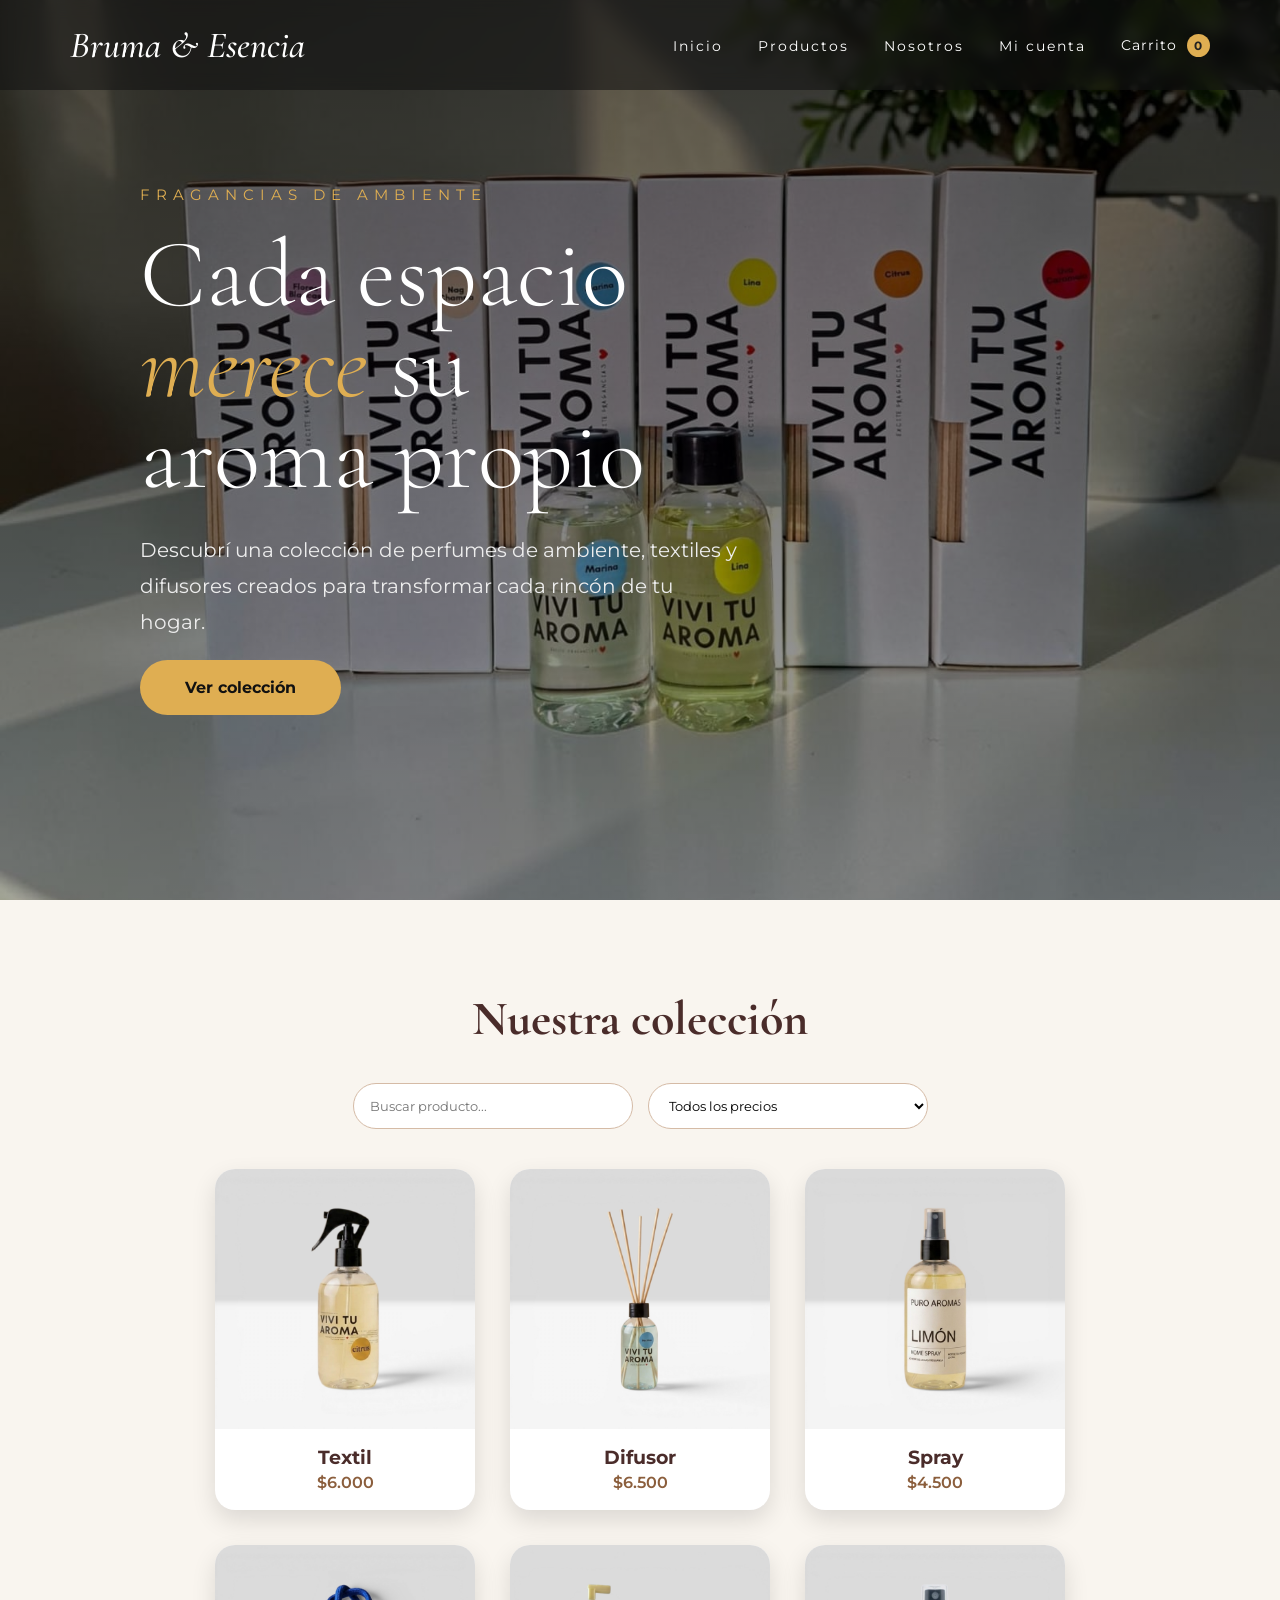
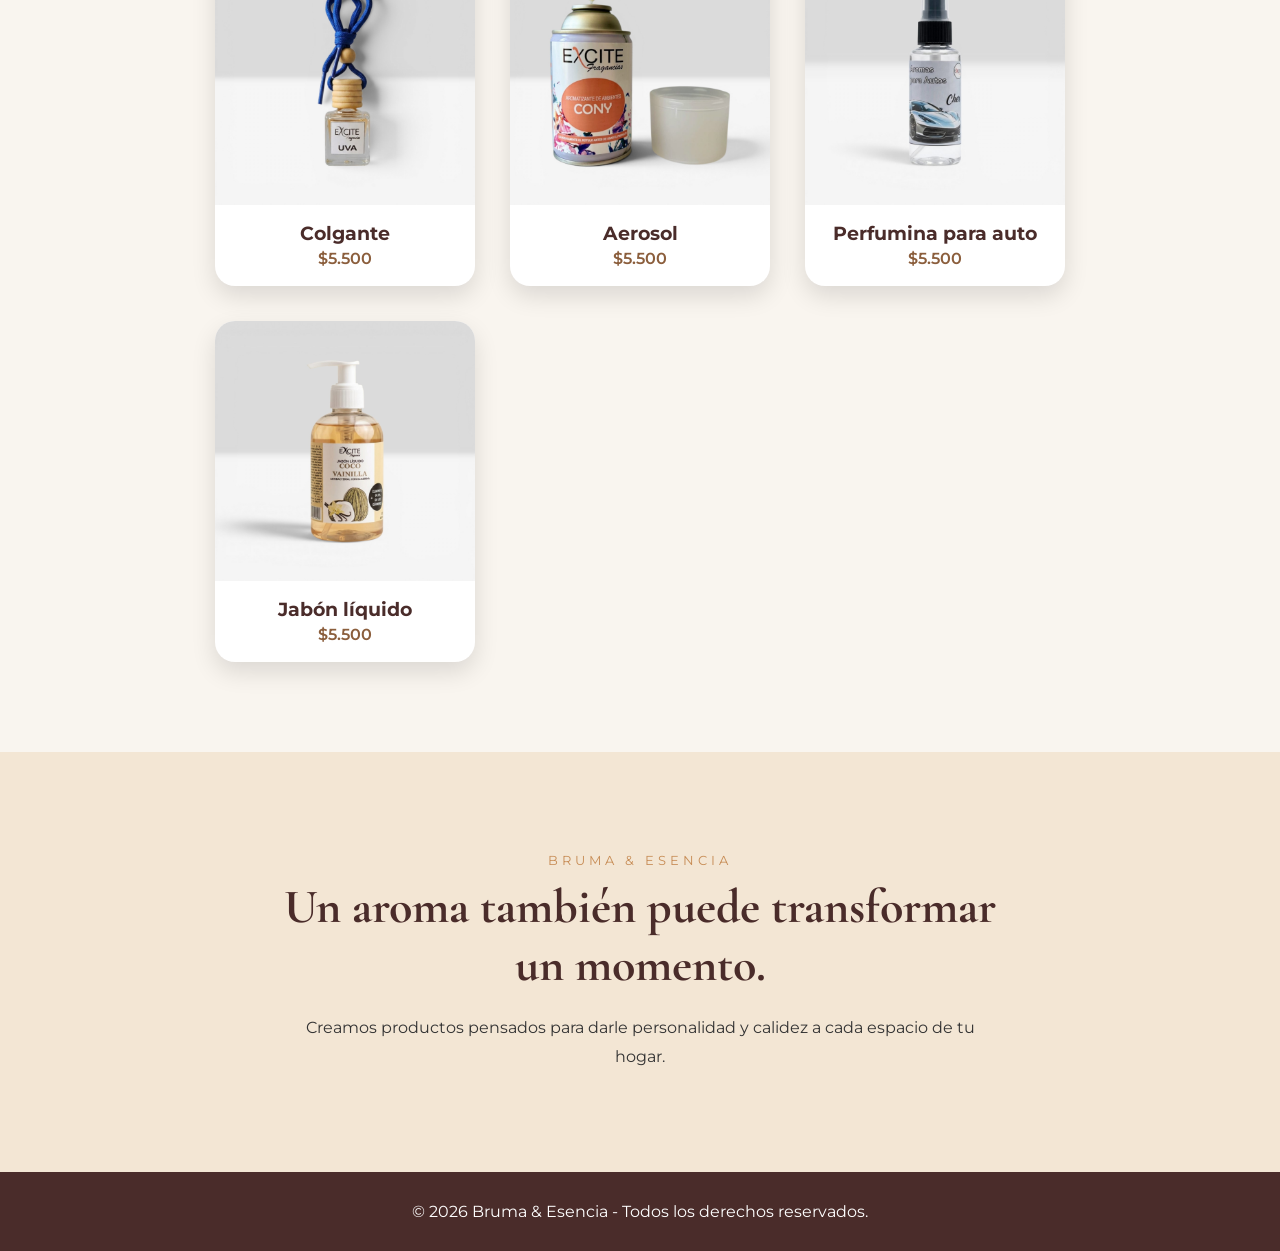
<file: index.html>
<!DOCTYPE html>
<html lang="es">
<head>
    <meta charset="UTF-8">
    <meta name="viewport" content="width=device-width, initial-scale=1.0">
    <title>Bruma & Esencia</title>
    <link rel="stylesheet" href="style.css">
    <link href="https://fonts.googleapis.com/css2?family=Cormorant+Garamond:wght@300;400;500;600;700&family=Montserrat:wght@300;400;500;600&display=swap" rel="stylesheet">
</head>

<body>
    <header>
        <h1>Bruma & Esencia</h1>

        <nav>
            <ul class="header__nav-list">
                <li><a href="#">Inicio</a></li>
                <li><a href="#catalogo">Productos</a></li>
                <li><a href="#nosotros">Nosotros</a></li>
                <li><a href="cuenta">Mi cuenta</a></li>
                <li>
                    <button class="botonCarrito" id="botonCarrito" type="button">
                         Carrito
                        <span id="cantidadCarrito">0</span>
                    </button>
                </li>
            </ul>
        </nav>
    </header>

    <section class="hero">
        <div class="hero__contenido">
            <p class="subtitulo">FRAGANCIAS DE AMBIENTE</p>

            <h2>
                Cada espacio <br>
                <span>merece</span> su <br>
                aroma propio
            </h2>

            <p class="descripcion">
                Descubrí una colección de perfumes de ambiente,
                textiles y difusores creados para transformar
                cada rincón de tu hogar.
            </p>

            <a href="#catalogo" class="boton">Ver colección</a>
        </div>
    </section>

    <section id="catalogo">
        <h2 class="tituloCatalogo">Nuestra colección</h2>

        <div class="controlesCatalogo">
            <input
                type="text"
                id="buscador"
                placeholder="Buscar producto..."
                autocomplete="off"
            >

            <select id="filtroPrecio">
                <option value="todos">Todos los precios</option>
                <option value="5000">Hasta $5.000</option>
                <option value="6500">Hasta $6.500</option>
            </select>
        </div>

        <div class="contenedor__catalogo" id="catalogoProductos"></div>

        <p id="sinResultados" class="sinResultados">
            No encontramos productos con esa búsqueda.
        </p>
    </section>

    <section id="nosotros" class="seccionNosotros">
        <div>
            <p class="subtituloOscuro">BRUMA & ESENCIA</p>
            <h2>Un aroma también puede transformar un momento.</h2>
            <p>
                Creamos productos pensados para darle personalidad y
                calidez a cada espacio de tu hogar.
            </p>
        </div>
    </section>

    <!-- Modal del producto -->
    <div id="Card" class="Card">
        <div class="cardContenido">
            <button class="cerrar" id="cerrarCard" type="button">&times;</button>

            <h2 id="nombreProducto"></h2>
            <p id="precioProducto"></p>

            <h3>Elegí un aroma</h3>
            <select id="selectorOlores"></select>

            <div class="cantidadProducto">
                <button id="menosCantidad" type="button">−</button>
                <span id="cantidadProducto">1</span>
                <button id="masCantidad" type="button">+</button>
            </div>

            <button class="btnCarrito" id="btnAgregarCarrito" type="button">
                Agregar al carrito
            </button>
        </div>
    </div>

    <!-- Carrito lateral -->
    <div id="fondoCarrito" class="fondoCarrito">
        <aside class="carrito">
            <div class="carritoEncabezado">
                <h2>Mi carrito</h2>
                <button id="cerrarCarrito" type="button">&times;</button>
            </div>

            <div id="listaCarrito" class="listaCarrito"></div>

            <div class="carritoVacio" id="carritoVacio">
                <p>Tu carrito está vacío.</p>
                <span>Agregá algún producto para comenzar.</span>
            </div>

            <div class="carritoPie">
                <div class="total">
                    <span>Total</span>
                    <strong id="totalCarrito">$0</strong>
                </div>

                <button id="vaciarCarrito" class="btnSecundario" type="button">
                    Vaciar carrito
                </button>

                <button id="finalizarCompra" class="btnComprar" type="button">
                    Finalizar compra
                </button>
            </div>
        </aside>
    </div>

    <div id="mensaje" class="mensaje"></div>

    <footer>
        © 2026 Bruma & Esencia - Todos los derechos reservados.
    </footer>

    <script src="index.js"></script>
</body>
</html>
</file>
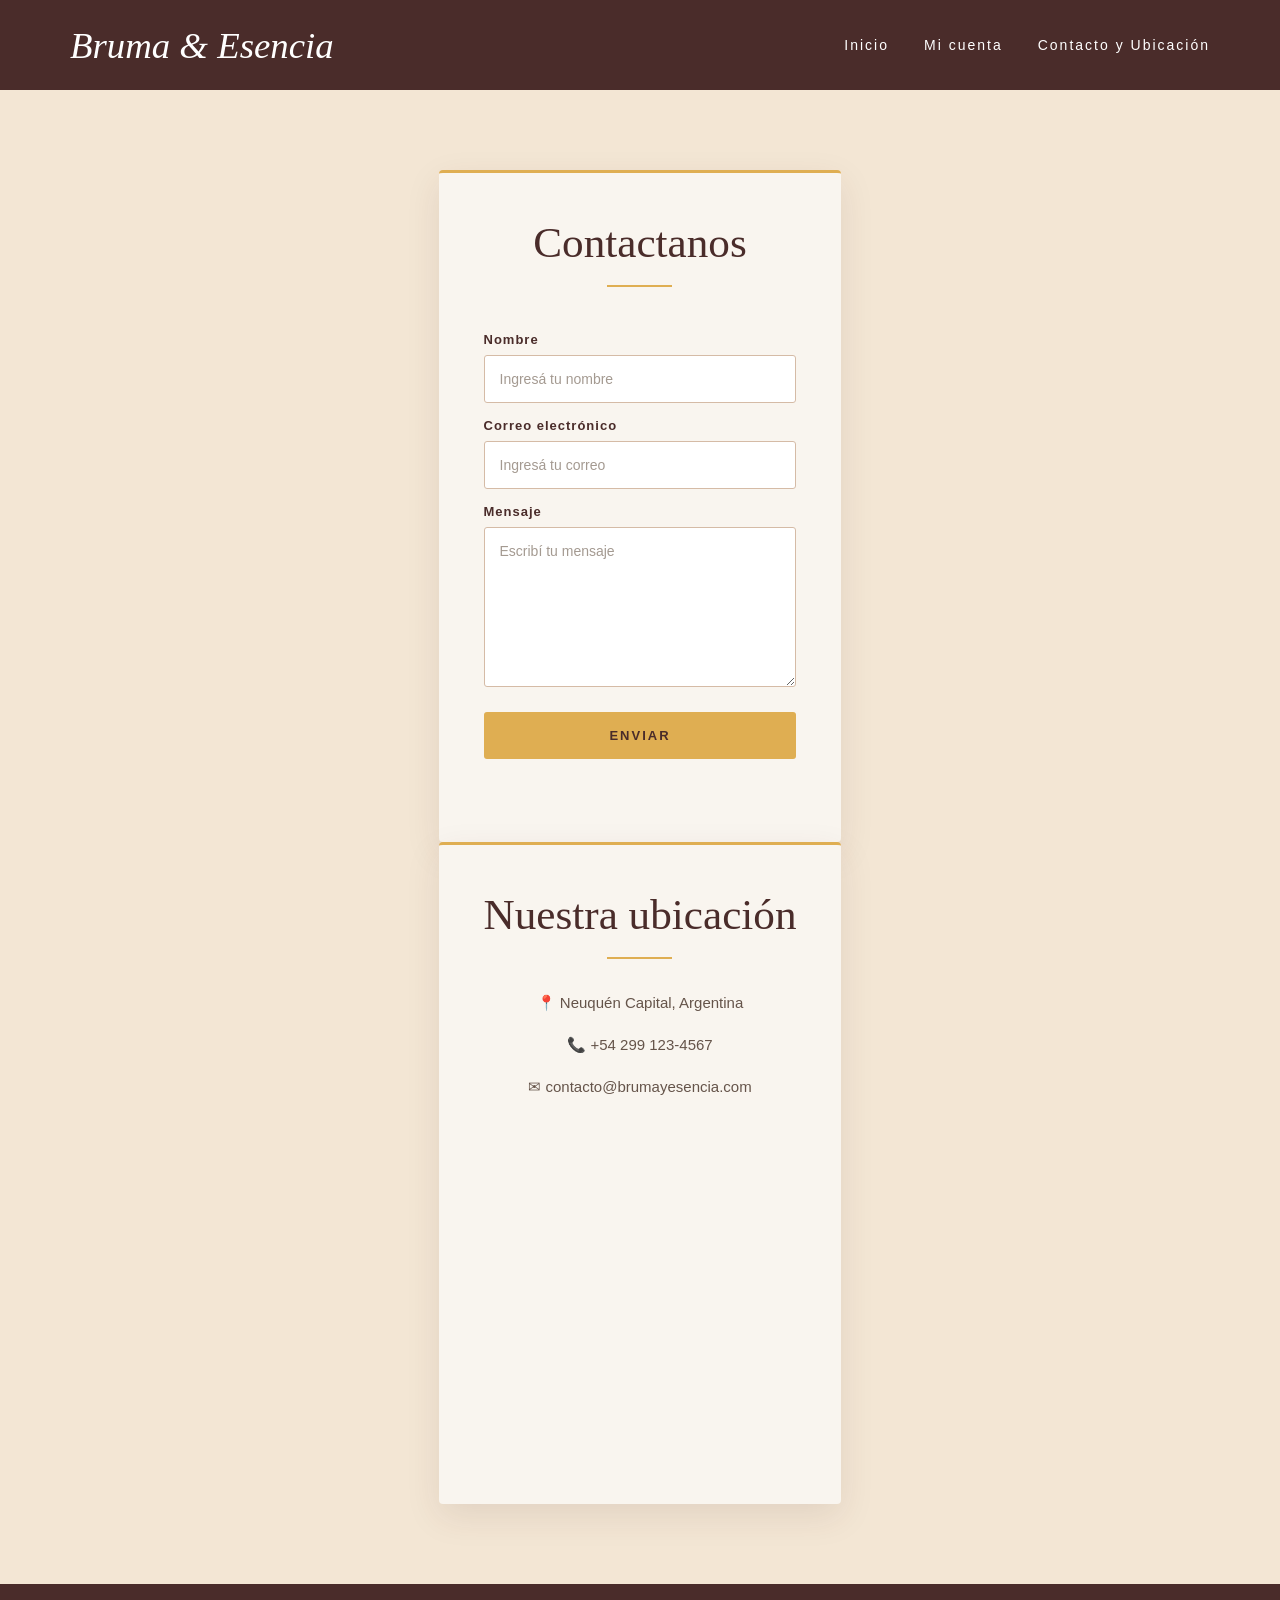
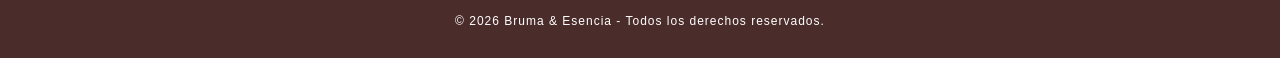
<file: contacto.html>
<!DOCTYPE html>
<html lang="en">
<head>
    <meta charset="UTF-8">
    <meta name="viewport" content="width=device-width, initial-scale=1.0">
    <title>Contacto y Ubicación</title>
    <link rel="stylesheet" href="contacto.css">
    <script src="contacto.js" defer></script>
</head>

<body>
    <header>
        <h1>Bruma & Esencia</h1>
        <nav class="header__nav">
            <ul class="header__nav-list">
                <li class="header__nav-item">
                    <a href="inicio.html">Inicio</a>
                </li>
                <li class="header__nav-item">
                    <a href="cuenta.html">Mi cuenta</a>
                </li>
                <li class="header__nav-item">
                    <a href="contacto.html">Contacto y Ubicación</a>
                </li>
            </ul>
        </nav>
    </header>

    <main>
        <div class="contenedor-contacto">
            <section class="contacto">

                <h2>Contactanos</h2>
                <form class="formulario" id="formulario">
                    <label for="nombre">Nombre</label>
                    <input type="text" id="nombre" placeholder="Ingresá tu nombre">
                    
                    <label for="correo">Correo electrónico</label>
                    <input type="email" id="correo" placeholder="Ingresá tu correo">

                    <label for="mensaje">Mensaje</label>
                    <textarea id="mensaje" rows="5" placeholder="Escribí tu mensaje"></textarea>

                    <button type="submit">Enviar</button>
                    <p id="resultado"></p>
                </form>
            </section>

            <section class="ubicacion">
                <h2>Nuestra ubicación</h2>
                <p>📍 Neuquén Capital, Argentina</p>
                <p>📞 +54 299 123-4567</p>
                <p>✉ contacto@brumayesencia.com</p>

                <iframe
                    src="https://maps.google.com/maps?q=Neuquen&t=&z=13&ie=UTF8&iwloc=&output=embed"
                    loading="lazy">
                </iframe>
            </section>
        </div>
    </main>

    <footer>
        <p>© 2026 Bruma & Esencia - Todos los derechos reservados.</p>
    </footer>
</body>
</html>
</file>
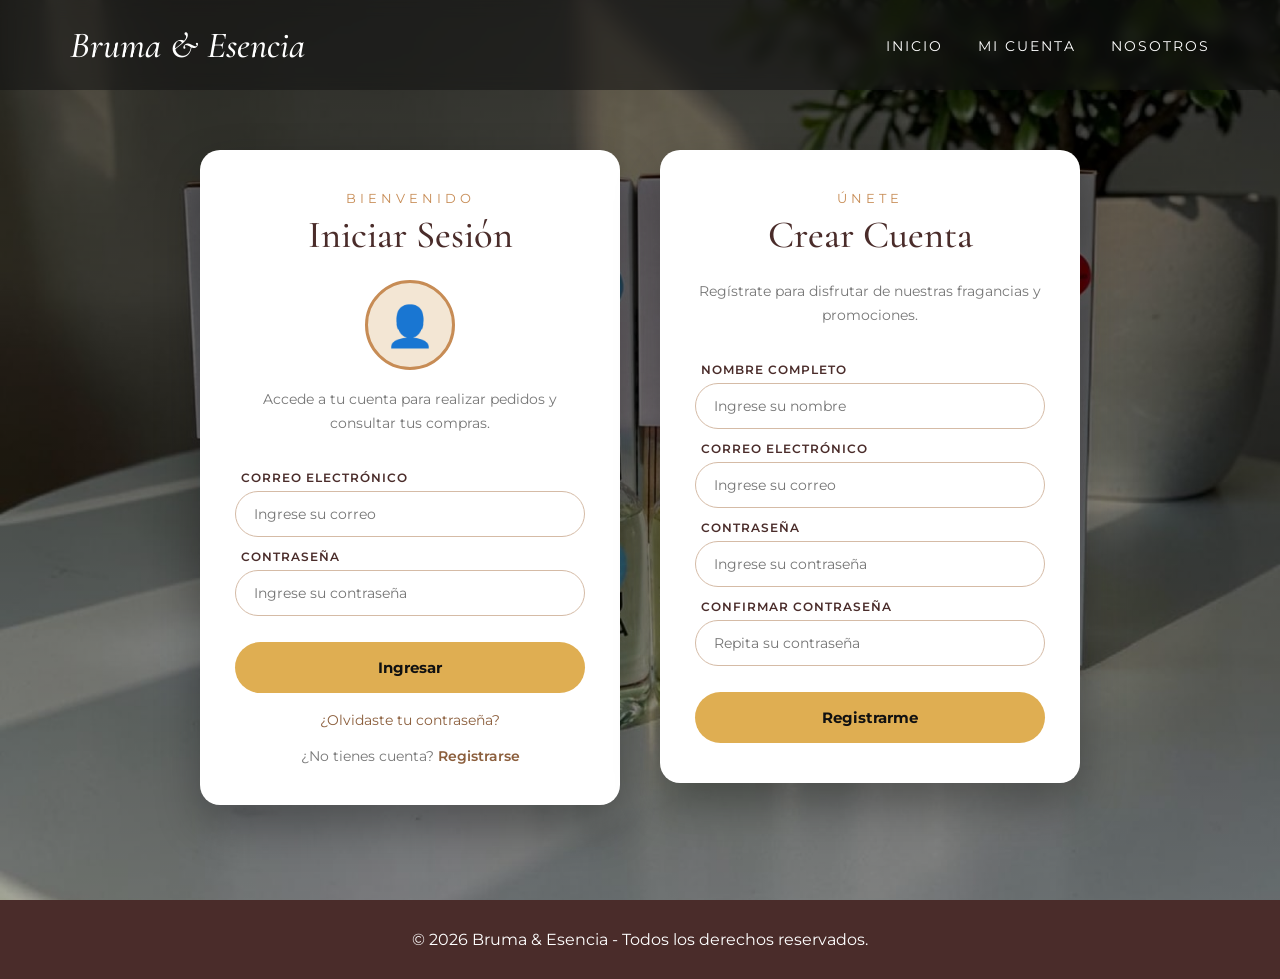
<file: micuenta.html>
<!DOCTYPE html>
<html lang="es">
<head>
    <meta charset="UTF-8">
    <meta name="viewport" content="width=device-width, initial-scale=1.0">
    <title>Mi Cuenta | Bruma & Esencia</title>

    <link rel="preconnect" href="https://fonts.googleapis.com">
    <link rel="preconnect" href="https://fonts.gstatic.com" crossorigin>
    <link href="https://fonts.googleapis.com/css2?family=Cormorant+Garamond:ital,wght@0,300;0,500;1,500&family=Montserrat:wght@400;600&display=swap" rel="stylesheet">

    <link rel="stylesheet" href="micuenta.css">
</head>
<body>

<header>
    <h1>Bruma & Esencia</h1>
    <nav>
        <ul class="header__nav-list">
            <li><a href="index.html">INICIO</a></li>
            <li><a href="mi-cuenta.html">MI CUENTA</a></li>
            <li><a href="nosotros.html">NOSOTROS</a></li>
        </ul>
    </nav>
</header>

<main class="contenedor">

    <!-- FORMULARIO LOGIN -->
    <section class="card">
        <p class="subtituloOscuro">BIENVENIDO</p>
        <h2>Iniciar Sesión</h2>

        <div class="foto-perfil">👤</div>

        <p class="bienvenida">Accede a tu cuenta para realizar pedidos y consultar tus compras.</p>

        <form id="form-login">
            <label for="login-email">Correo Electrónico</label>
            <input type="email" id="login-email" placeholder="Ingrese su correo" required>

            <label for="login-pass">Contraseña</label>
            <input type="password" id="login-pass" placeholder="Ingrese su contraseña" required>

            <button type="submit" id="btn-login">Ingresar</button>
        </form>

        <p class="olvido">
            <a href="#">¿Olvidaste tu contraseña?</a>
        </p>

        <p class="registro">
            ¿No tienes cuenta? <a href="#registro">Registrarse</a>
        </p>
    </section>

    <!-- FORMULARIO REGISTRO -->
    <section class="card" id="registro">
        <p class="subtituloOscuro">ÚNETE</p>
        <h2>Crear Cuenta</h2>

        <p class="bienvenida">Regístrate para disfrutar de nuestras fragancias y promociones.</p>

        <form id="form-registro">
            <label for="reg-nombre">Nombre Completo</label>
            <input type="text" id="reg-nombre" placeholder="Ingrese su nombre" required>

            <label for="reg-email">Correo Electrónico</label>
            <input type="email" id="reg-email" placeholder="Ingrese su correo" required>

            <label for="reg-pass">Contraseña</label>
            <input type="password" id="reg-pass" placeholder="Ingrese su contraseña" required>

            <label for="reg-confirm-pass">Confirmar Contraseña</label>
            <input type="password" id="reg-confirm-pass" placeholder="Repita su contraseña" required>

            <button type="submit" id="btn-registro">Registrarme</button>
        </form>
    </section>

</main>

<footer>
    <p>© 2026 Bruma & Esencia - Todos los derechos reservados.</p>
</footer>

<script src="micuenta.js"></script>
</body>
</html>
</file>
<file: style.css>
* {
    margin: 0;
    padding: 0;
    box-sizing: border-box;
}

:root {
    --espresso: #4A2C2A;
    --cream: #F3E6D4;
    --caramel: #C78C55;
    --mocha: #8B5E3C;
    --latte: #D5BBA6;
    --amber: #DFAE52;
}

html {
    scroll-behavior: smooth;
}

body {
    font-family: 'Montserrat', sans-serif;
    background: var(--cream);
    color: #333;
}

body.bloqueado {
    overflow: hidden;
}

header {
    position: fixed;
    top: 0;
    left: 0;
    width: 100%;
    min-height: 90px;
    display: flex;
    justify-content: space-between;
    align-items: center;
    padding: 0 70px;
    background: rgba(18, 18, 18, .55);
    backdrop-filter: blur(8px);
    z-index: 1000;
}

header h1 {
    color: white;
    font-size: 2.3rem;
    font-family: 'Cormorant Garamond', serif;
    font-style: italic;
    font-weight: 500;
}

.header__nav-list {
    list-style: none;
    display: flex;
    align-items: center;
    gap: 35px;
}

.header__nav-list a {
    color: white;
    text-decoration: none;
    letter-spacing: 2px;
    font-size: 14px;
    transition: .3s;
}

.header__nav-list a:hover {
    color: var(--amber);
}

.botonCarrito {
    border: none;
    background: transparent;
    color: white;
    cursor: pointer;
    font-family: inherit;
    font-size: 14px;
    letter-spacing: 1px;
}

#cantidadCarrito {
    display: inline-flex;
    justify-content: center;
    align-items: center;
    min-width: 23px;
    height: 23px;
    margin-left: 5px;
    border-radius: 50%;
    background: var(--amber);
    color: #222;
    font-size: 12px;
    font-weight: bold;
}

.hero {
    position: relative;
    width: 100%;
    min-height: 100vh;
    background-image:
        linear-gradient(rgba(0,0,0,.65), rgba(0,0,0,.35)),
        url("imagenes/fondo.jpg");
    background-size: cover;
    background-position: center;
    display: flex;
    align-items: center;
}

.hero__contenido {
    position: relative;
    z-index: 2;
    width: 650px;
    margin-left: 140px;
}

.subtitulo {
    color: var(--amber);
    letter-spacing: 6px;
    font-size: 15px;
    margin-bottom: 25px;
}

.hero h2 {
    color: white;
    font-family: 'Cormorant Garamond', serif;
    font-size: 6rem;
    font-weight: 300;
    line-height: .95;
}

.hero h2 span {
    color: var(--amber);
    font-style: italic;
}

.descripcion {
    color: #ededed;
    width: 600px;
    margin-top: 30px;
    line-height: 1.8;
    font-size: 20px;
}

.boton {
    display: inline-block;
    margin-top: 20px;
    padding: 18px 45px;
    background: var(--amber);
    color: #111;
    text-decoration: none;
    border-radius: 50px;
    font-weight: bold;
    transition: .3s;
}

.boton:hover {
    background: #f2c46d;
    transform: translateY(-4px);
}

#catalogo {
    padding: 90px 60px;
    background: #f9f5ef;
    min-height: 700px;
}

.tituloCatalogo {
    text-align: center;
    font-size: 3rem;
    font-family: 'Cormorant Garamond', serif;
    color: var(--espresso);
    margin-bottom: 35px;
}

.controlesCatalogo {
    display: flex;
    justify-content: center;
    gap: 15px;
    margin-bottom: 40px;
}

.controlesCatalogo input,
.controlesCatalogo select {
    width: 280px;
    padding: 13px 16px;
    border: 1px solid var(--latte);
    border-radius: 25px;
    background: white;
    outline: none;
    font-family: inherit;
}

.controlesCatalogo input:focus,
.controlesCatalogo select:focus {
    border-color: var(--caramel);
}

.contenedor__catalogo {
    display: grid;
    grid-template-columns: repeat(3, 260px);
    justify-content: center;
    gap: 35px;
}

.contenedor__catalogo_items {
    background: white;
    border-radius: 20px;
    overflow: hidden;
    cursor: pointer;
    transition: .35s;
    box-shadow: 0 10px 25px rgba(0,0,0,.12);
    position: relative;
}

.contenedor__catalogo_items:hover {
    transform: translateY(-10px);
    box-shadow: 0 20px 45px rgba(0,0,0,.18);
}

.catalogo_imagen {
    width: 100%;
    height: 260px;
    object-fit: cover;
}

.contenedor__catalogo_items h3 {
    text-align: center;
    padding: 12px 10px 4px;
    color: var(--espresso);
    font-size: 1.2rem;
}

.precioCard {
    text-align: center;
    color: var(--mocha);
    font-weight: 600;
    padding-bottom: 18px;
}

.sinResultados {
    display: none;
    text-align: center;
    color: var(--mocha);
    margin-top: 40px;
}

.seccionNosotros {
    background: var(--cream);
    padding: 100px 20%;
    text-align: center;
}

.seccionNosotros h2 {
    color: var(--espresso);
    font-family: 'Cormorant Garamond', serif;
    font-size: 3rem;
    margin: 10px 0 20px;
}

.seccionNosotros p:last-child {
    max-width: 700px;
    margin: auto;
    line-height: 1.8;
}

.subtituloOscuro {
    color: var(--caramel);
    letter-spacing: 4px;
    font-size: 13px;
}

.Card {
    display: none;
    position: fixed;
    inset: 0;
    background: rgba(0,0,0,.7);
    justify-content: center;
    align-items: center;
    z-index: 5000;
}

.cardContenido {
    width: 500px;
    max-width: 90%;
    background: white;
    border-radius: 20px;
    padding: 35px;
    position: relative;
    animation: aparecer .3s;
}

.cerrar {
    position: absolute;
    top: 10px;
    right: 18px;
    border: none;
    background: transparent;
    font-size: 35px;
    cursor: pointer;
    color: #555;
}

.cardContenido h2 {
    text-align: center;
    color: var(--espresso);
    margin-bottom: 15px;
    font-family: 'Cormorant Garamond', serif;
    font-size: 2rem;
}

#precioProducto {
    text-align: center;
    font-size: 25px;
    color: var(--amber);
    margin-bottom: 20px;
}

.cardContenido h3 {
    margin-bottom: 10px;
    color: var(--espresso);
}

#selectorOlores {
    width: 100%;
    padding: 12px;
    margin: 10px 0 20px;
    border-radius: 10px;
    border: 1px solid #ccc;
    font-size: 16px;
    outline: none;
}

.cantidadProducto {
    display: flex;
    justify-content: center;
    align-items: center;
    gap: 20px;
    margin-bottom: 20px;
}

.cantidadProducto button {
    width: 35px;
    height: 35px;
    border: none;
    border-radius: 50%;
    background: var(--cream);
    color: var(--espresso);
    font-size: 22px;
    cursor: pointer;
}

#cantidadProducto {
    font-weight: bold;
    font-size: 18px;
}

.btnCarrito,
.btnComprar {
    width: 100%;
    padding: 15px;
    border: none;
    border-radius: 10px;
    background: var(--amber);
    color: white;
    font-size: 17px;
    cursor: pointer;
    transition: .3s;
}

.btnCarrito:hover,
.btnComprar:hover {
    background: var(--mocha);
}

.fondoCarrito {
    position: fixed;
    inset: 0;
    background: rgba(0,0,0,.55);
    z-index: 6000;
    visibility: hidden;
    opacity: 0;
    transition: .3s;
}

.fondoCarrito.abierto {
    visibility: visible;
    opacity: 1;
}

.carrito {
    position: absolute;
    right: 0;
    top: 0;
    height: 100%;
    width: 430px;
    max-width: 95%;
    background: #fff;
    padding: 25px;
    display: flex;
    flex-direction: column;
    transform: translateX(100%);
    transition: .3s;
}

.fondoCarrito.abierto .carrito {
    transform: translateX(0);
}

.carritoEncabezado {
    display: flex;
    justify-content: space-between;
    align-items: center;
    padding-bottom: 20px;
    border-bottom: 1px solid #eee;
}

.carritoEncabezado h2 {
    color: var(--espresso);
    font-family: 'Cormorant Garamond', serif;
    font-size: 2rem;
}

.carritoEncabezado button {
    border: none;
    background: transparent;
    font-size: 30px;
    cursor: pointer;
}

.listaCarrito {
    flex: 1;
    overflow-y: auto;
    padding: 15px 0;
}

.itemCarrito {
    border-bottom: 1px solid #eee;
    padding: 15px 0;
}

.itemCarrito strong {
    color: var(--espresso);
}

.itemInfo {
    display: flex;
    justify-content: space-between;
    gap: 15px;
}

.itemInfo p {
    font-size: 13px;
    color: #777;
    margin-top: 5px;
}

.itemPrecio {
    white-space: nowrap;
    color: var(--mocha);
    font-weight: bold;
}

.itemAcciones {
    display: flex;
    align-items: center;
    gap: 8px;
    margin-top: 10px;
}

.itemAcciones button {
    border: none;
    background: var(--cream);
    color: var(--espresso);
    border-radius: 5px;
    min-width: 27px;
    height: 27px;
    cursor: pointer;
}

.itemAcciones .eliminar {
    margin-left: auto;
    background: transparent;
    color: #a55;
}

.carritoVacio {
    text-align: center;
    color: #777;
    padding: 50px 20px;
}

.carritoVacio p {
    font-size: 18px;
    color: var(--espresso);
    margin-bottom: 8px;
}

.carritoPie {
    border-top: 1px solid #eee;
    padding-top: 20px;
}

.total {
    display: flex;
    justify-content: space-between;
    font-size: 20px;
    margin-bottom: 15px;
}

.total strong {
    color: var(--mocha);
}

.btnSecundario {
    width: 100%;
    padding: 12px;
    border: 1px solid var(--latte);
    background: white;
    color: var(--espresso);
    border-radius: 10px;
    cursor: pointer;
    margin-bottom: 10px;
}

.mensaje {
    position: fixed;
    bottom: 25px;
    left: 50%;
    transform: translate(-50%, 100px);
    background: var(--espresso);
    color: white;
    padding: 13px 22px;
    border-radius: 30px;
    z-index: 9000;
    transition: .3s;
    opacity: 0;
}

.mensaje.mostrar {
    transform: translate(-50%, 0);
    opacity: 1;
}

footer {
    background: var(--espresso);
    color: white;
    text-align: center;
    padding: 30px;
}

@keyframes aparecer {
    from {
        transform: scale(.85);
        opacity: 0;
    }
    to {
        transform: scale(1);
        opacity: 1;
    }
}

@media(max-width: 1000px) {
    .contenedor__catalogo {
        grid-template-columns: repeat(2, 260px);
    }
}

@media(max-width: 900px) {
    header {
        flex-direction: column;
        padding: 18px;
    }

    .header__nav-list {
        margin-top: 15px;
        gap: 18px;
        flex-wrap: wrap;
        justify-content: center;
    }

    .hero {
        justify-content: center;
        text-align: center;
    }

    .hero__contenido {
        margin: 0;
        padding: 25px;
        width: 100%;
    }

    .hero h2 {
        font-size: 3.8rem;
    }

    .descripcion {
        width: 100%;
    }
}

@media(max-width: 650px) {
    #catalogo {
        padding: 70px 20px;
    }

    .contenedor__catalogo {
        grid-template-columns: 1fr;
    }

    .controlesCatalogo {
        flex-direction: column;
        align-items: center;
    }

    .controlesCatalogo input,
    .controlesCatalogo select {
        width: 100%;
        max-width: 350px;
    }

    .seccionNosotros h2 {
        font-size: 2.3rem;
    }
}
</file>
<file: contacto.css>
* {
    margin: 0;
    padding: 0;
    box-sizing: border-box;
    font-family: 'Montserrat', sans-serif;
}

:root {
    --espresso: #4A2C2A;
    --cream: #F3E6D4;
    --caramel: #C78C55;
    --mocha: #8B5E3C;
    --latte: #D5BBA6;
    --amber: #DFAE52;
}

html {
    scroll-behavior: smooth;
}

body {
    min-height: 100vh;
    background: var(--cream);
    color: #333;
    display: flex;
    flex-direction: column;
}


/* HEADER */

header {
    min-height: 90px;
    padding: 20px 70px;
    background: var(--espresso);
    color: white;

    display: flex;
    justify-content: space-between;
    align-items: center;
    gap: 25px;
}

header h1 {
    color: white;
    font-family: 'Cormorant Garamond', serif;
    font-size: 2.3rem;
    font-style: italic;
    font-weight: 500;
}

.header__nav-list {
    list-style: none;
    display: flex;
    align-items: center;
    gap: 35px;
}

.header__nav-item a {
    color: white;
    text-decoration: none;
    letter-spacing: 2px;
    font-size: 14px;
    transition: color .3s;
}

.header__nav-item a:hover {
    color: var(--amber);
}


/* CONTENIDO PRINCIPAL */

main {
    flex: 1;
    width: 100%;
    padding: 80px 20px;
    display: flex;
    flex-direction: column;
    align-items: center;
    gap: 45px;
}

/* CONTACTO */

.contacto,
.ubicacion {
    width: 100%;
    max-width: 650px;
    background: #F9F5EF;
    padding: 45px;
    border-radius: 4px;
    box-shadow: 0 12px 35px rgba(74, 44, 42, .10);
    border-top: 3px solid var(--amber);
}

.contacto h2,
.ubicacion h2 {
    color: var(--espresso);
    font-family: 'Cormorant Garamond', serif;
    font-size: 2.7rem;
    font-weight: 500;
    text-align: center;
    margin-bottom: 15px;
}

.contacto h2::after,
.ubicacion h2::after {
    content: "";
    display: block;
    width: 65px;
    height: 2px;
    background: var(--amber);
    margin: 18px auto 30px;
}


/* FORMULARIO */

.formulario {
    display: flex;
    flex-direction: column;
    align-items: stretch;
}

.formulario label {
    width: 100%;
    color: var(--espresso);
    font-size: 13px;
    font-weight: 600;
    letter-spacing: 1px;
    margin: 15px 0 8px;
}

.formulario input,
.formulario textarea {
    width: 100%;
    padding: 15px;
    border: 1px solid var(--latte);
    border-radius: 3px;
    outline: none;
    font-size: 14px;
    font-family: 'Montserrat', sans-serif;
    background: white;
    color: var(--espresso);
    transition: border-color .3s, box-shadow .3s;
}

.formulario input:focus,
.formulario textarea:focus {
    border-color: var(--caramel);
    box-shadow: 0 0 0 3px rgba(199, 140, 85, .12);
}

.formulario textarea {
    min-height: 160px;
    resize: vertical;
}

.formulario input::placeholder,
.formulario textarea::placeholder {
    color: #A49A91;
}


/* BOTÓN */

.formulario button {
    width: 100%;
    margin-top: 25px;
    padding: 16px;
    border: none;
    border-radius: 3px;
    background: var(--amber);
    color: var(--espresso);
    font-family: 'Montserrat', sans-serif;
    font-size: 13px;
    font-weight: 700;
    letter-spacing: 2px;
    text-transform: uppercase;
    cursor: pointer;
    transition: background .3s, transform .3s;
}

.formulario button:hover {
    background: var(--caramel);
    transform: translateY(-3px);
}


/* MENSAJE DEL FORMULARIO */

#resultado {
    width: 100%;
    min-height: 20px;
    margin-top: 18px;
    text-align: center;
    font-size: 14px;
    font-weight: 600;
    color: var(--espresso);
}


/* UBICACIÓN */

.ubicacion {
    margin-top: 0;
    text-align: center;
}

.ubicacion p {
    color: #65544A;
    margin-bottom: 15px;
    font-size: 15px;
    line-height: 1.8;
}

.ubicacion iframe {
    width: 100%;
    height: 320px;
    border: none;
    border-radius: 3px;
    margin-top: 20px;
    filter: saturate(.8);
}


/* FOOTER */

footer {
    margin-top: auto;
    background: var(--espresso);
    color: white;
    text-align: center;
    padding: 30px 20px;
    font-size: 12px;
    letter-spacing: 1px;
}


/* RESPONSIVE */

@media (max-width: 900px) {
    header {
        flex-direction: column;
        padding: 22px;
        gap: 18px;
        text-align: center;
    }

    .header__nav-list {
        gap: 18px;
        flex-wrap: wrap;
        justify-content: center;
    }

    main {
        padding: 55px 20px;
    }
}

@media (max-width: 600px) {
    header h1 {
        font-size: 2rem;
    }

    .header__nav-list {
        flex-direction: column;
        gap: 15px;
    }

    .contacto,
    .ubicacion {
        width: 100%;
        padding: 25px 20px;
    }

    .contacto h2,
    .ubicacion h2 {
        font-size: 2.2rem;
    }

    .ubicacion iframe {
        height: 250px;
    }
}
</file>
<file: micuenta.css>
* {
    margin: 0;
    padding: 0;
    box-sizing: border-box;
}

:root {
    --espresso: #4A2C2A;
    --cream: #F3E6D4;
    --caramel: #C78C55;
    --mocha: #8B5E3C;
    --latte: #D5BBA6;
    --amber: #DFAE52;
}

html {
    scroll-behavior: smooth;
}

body {
    font-family: 'Montserrat', sans-serif;
    background: var(--cream);
    color: #333;
}

/* ---------- HEADER (igual al del sitio principal) ---------- */
header {
    position: fixed;
    top: 0;
    left: 0;
    width: 100%;
    min-height: 90px;
    display: flex;
    justify-content: space-between;
    align-items: center;
    padding: 0 70px;
    background: rgba(18, 18, 18, .55);
    backdrop-filter: blur(8px);
    z-index: 1000;
}

header h1 {
    color: white;
    font-size: 2.3rem;
    font-family: 'Cormorant Garamond', serif;
    font-style: italic;
    font-weight: 500;
}

.header__nav-list {
    list-style: none;
    display: flex;
    align-items: center;
    gap: 35px;
}

.header__nav-list a {
    color: white;
    text-decoration: none;
    letter-spacing: 2px;
    font-size: 14px;
    transition: .3s;
}

.header__nav-list a:hover {
    color: var(--amber);
}

/* ---------- CONTENEDOR (fondo oscuro tipo hero) ---------- */
.contenedor {
    min-height: 100vh;
    display: flex;
    justify-content: center;
    align-items: flex-start;
    flex-wrap: wrap;
    gap: 40px;
    padding: 150px 40px 80px;
    background-color: var(--espresso);
    background-image:
        linear-gradient(rgba(0,0,0,.65), rgba(0,0,0,.35)),
        url("imagenes/fondo.jpg");
    background-size: cover;
    background-position: center;
    background-attachment: fixed;
}

/* ---------- TARJETAS ---------- */
.card {
    width: 420px;
    max-width: 100%;
    background: white;
    padding: 40px 35px;
    border-radius: 20px;
    box-shadow: 0 20px 45px rgba(0,0,0,.3);
    animation: aparecer .4s;
}

.subtituloOscuro {
    text-align: center;
    color: var(--caramel);
    letter-spacing: 4px;
    font-size: 13px;
}

.card h2 {
    text-align: center;
    color: var(--espresso);
    font-family: 'Cormorant Garamond', serif;
    font-size: 2.4rem;
    font-weight: 500;
    margin: 6px 0 22px;
}

.foto-perfil {
    width: 90px;
    height: 90px;
    margin: 0 auto 18px;
    border-radius: 50%;
    border: 3px solid var(--caramel);
    background: var(--cream);
    display: flex;
    justify-content: center;
    align-items: center;
    font-size: 40px;
}

.bienvenida {
    text-align: center;
    color: #777;
    font-size: 14px;
    line-height: 1.7;
    margin-bottom: 22px;
}

/* ---------- FORMULARIOS ---------- */
form {
    display: flex;
    flex-direction: column;
}

label {
    color: var(--espresso);
    font-weight: 600;
    font-size: 12px;
    letter-spacing: 1px;
    text-transform: uppercase;
    margin: 12px 0 6px 6px;
}

input {
    width: 100%;
    padding: 13px 18px;
    border: 1px solid var(--latte);
    border-radius: 25px;
    background: white;
    outline: none;
    font-family: inherit;
    font-size: 14px;
    transition: .3s;
}

input:focus {
    border-color: var(--caramel);
    box-shadow: 0 0 0 3px rgba(199, 140, 85, .2);
}

button {
    margin-top: 26px;
    padding: 16px 40px;
    border: none;
    border-radius: 50px;
    background: var(--amber);
    color: #111;
    font-family: inherit;
    font-size: 15px;
    font-weight: bold;
    cursor: pointer;
    transition: .3s;
}

button:hover {
    background: #f2c46d;
    transform: translateY(-4px);
}

button:active {
    transform: translateY(0);
}

/* ---------- ENLACES ---------- */
.olvido,
.registro {
    text-align: center;
    margin-top: 18px;
    font-size: 14px;
    color: #777;
}

.olvido a,
.registro a {
    color: var(--mocha);
    text-decoration: none;
    transition: .3s;
}

.registro a {
    font-weight: 600;
}

.olvido a:hover,
.registro a:hover {
    color: var(--amber);
}

/* ---------- FOOTER ---------- */
footer {
    background: var(--espresso);
    color: white;
    text-align: center;
    padding: 30px;
}

@keyframes aparecer {
    from {
        transform: scale(.9);
        opacity: 0;
    }
    to {
        transform: scale(1);
        opacity: 1;
    }
}

/* ---------- RESPONSIVE ---------- */
@media (max-width: 900px) {
    header {
        flex-direction: column;
        padding: 18px;
    }

    .header__nav-list {
        margin-top: 15px;
        gap: 18px;
        flex-wrap: wrap;
        justify-content: center;
    }

    .contenedor {
        padding-top: 190px;
    }
}

@media (max-width: 650px) {
    .contenedor {
        padding: 190px 20px 60px;
    }

    .card {
        padding: 30px 22px;
    }

    .card h2 {
        font-size: 2rem;
    }
}
</file>
